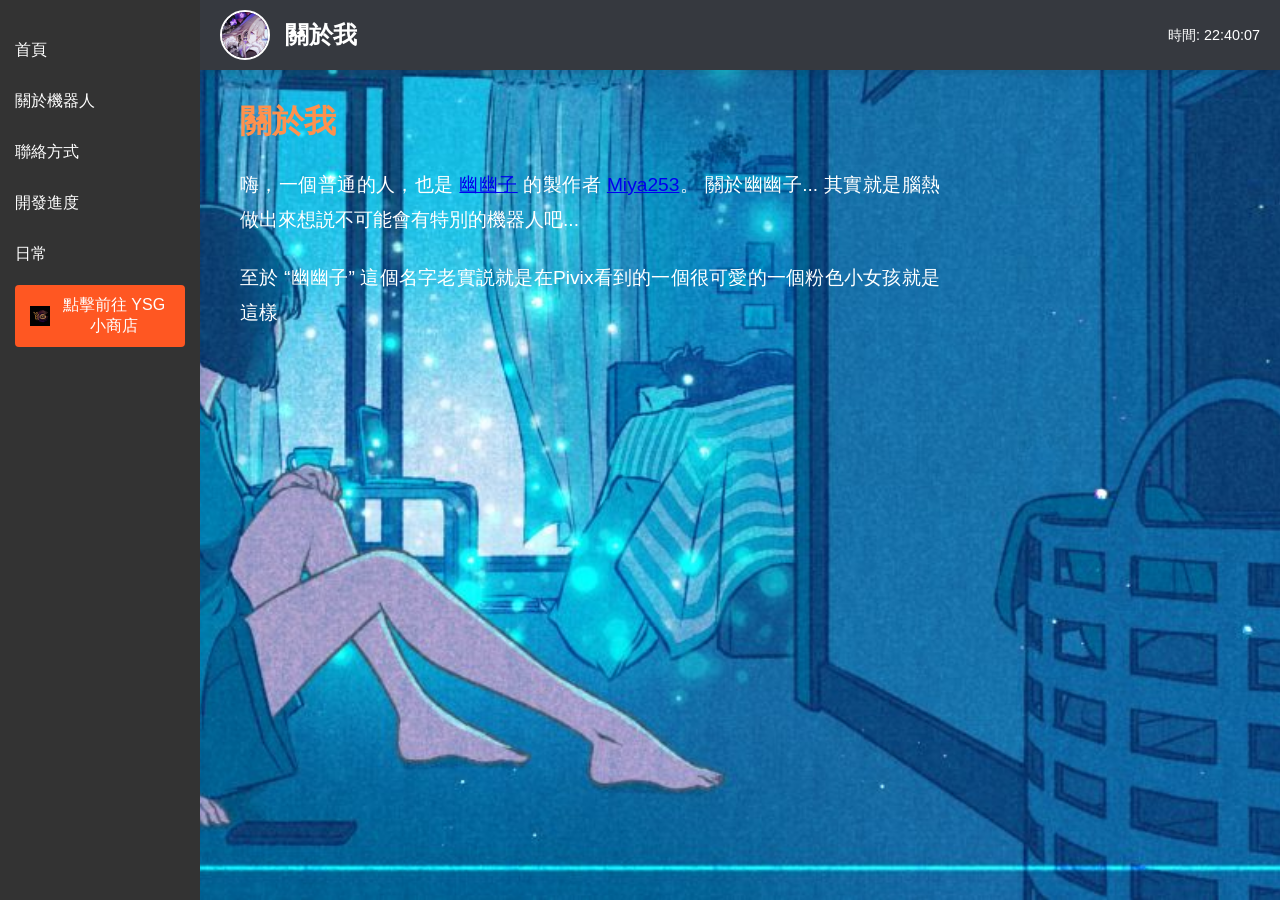
<file: index.html>
<!DOCTYPE html>
<html lang="zh">
<head>
    <meta charset="UTF-8">
    <meta name="viewport" content="width=device-width, initial-scale=1.0">
    <title>ShirokoHub</title>
    <link rel="icon" type="image/png" href="images/favicon-96x96.png" sizes="96x96" />
    <link rel="icon" type="image/svg+xml" href="images/favicon.svg" />
    <link rel="shortcut icon" href="images/favicon.ico" />
    <link rel="apple-touch-icon" sizes="180x180" href="images/apple-touch-icon.png" />
    <link rel="manifest" href="images/site.webmanifest" />
    <link rel="stylesheet" href="styles.css">
</head>
<body>
    <header>
        <img src="images/usericon.png" alt="我的個人頭像" class="user-icon">
        <h1>關於我</h1>
        <div id="time-display">時間: <span id="current-time"></span></div>
    </header> 
    <nav>
        <ul>
            <li><a href="index.html">首頁</a></li>
            <li><a href="pages/about-bot.html">關於機器人</a></li>
            <li><a href="pages/contact.html">聯絡方式</a></li>
            <li><a href="pages/develop.html">開發進度</a></li>
            <li><a href="pages/daily.html">日常</a></li>
            <li>
                <button class="shop-button" onclick="window.location.href='https://shoplnk.me/YSGStore?_tab=0#tab-0'">
                    <img src="images/YSGicon.png" alt="YSG小商店" class="button-icon">
                    點擊前往 YSG 小商店
                </button>
            </li>
        </ul>
    </nav>    
    <main>
        <h2>關於我</h2>
        <p class="text-content">
            嗨，一個普通的人，也是 <a href="https://discord.com/oauth2/authorize?client_id=852046004550238258&permissions=15&scope=bot" target="_blank" rel="noopener">幽幽子</a> 的製作者 <a href="https://github.com/xuemeng1987" target="_blank" rel="noopener">Miya253</a>。
            關於幽幽子... 其實就是腦熱做出來想説不可能會有特別的機器人吧...
        </p>
        <p class="text-content">
            至於 “幽幽子” 這個名字老實説就是在Pivix看到的一個很可愛的一個粉色小女孩就是這樣
        </p>
    </main>
    <script>
        function updateTime() {
            const now = new Date();
            const hours = now.getHours().toString().padStart(2, '0');
            const minutes = now.getMinutes().toString().padStart(2, '0');
            const seconds = now.getSeconds().toString().padStart(2, '0');
            document.getElementById('current-time').textContent = `${hours}:${minutes}:${seconds}`;
        }
        setInterval(updateTime, 1000);
    </script>    
</body>
</html>
</file>
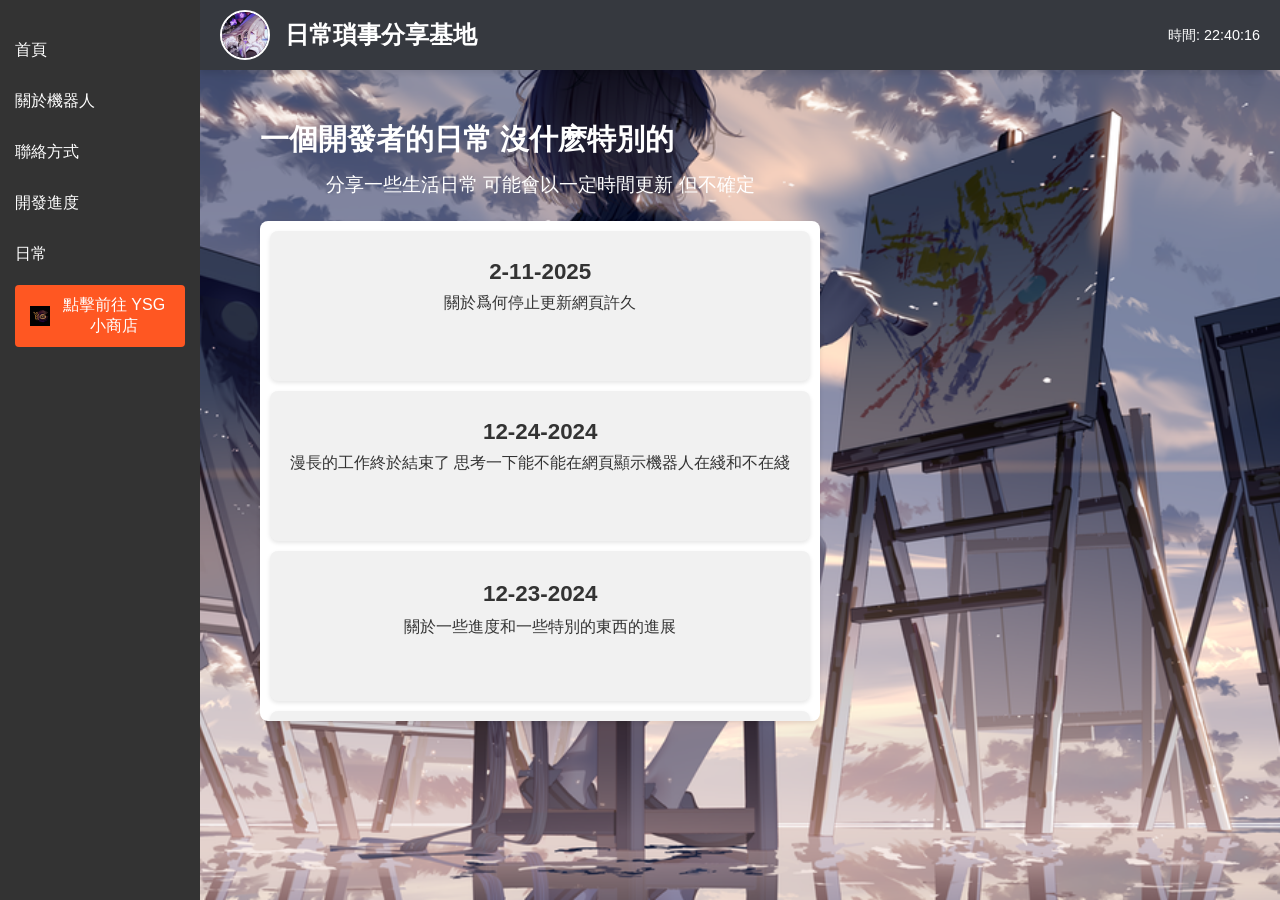
<file: pages/daily.html>
<!DOCTYPE html>
<html lang="zh">
<head>
    <meta charset="UTF-8">
    <meta name="viewport" content="width=device-width, initial-scale=1.0">
    <title>ShirokoHub - 日常</title>
    <link rel="icon" type="image/png" href="../images/favicon-96x96.png" sizes="96x96" />
    <link rel="icon" type="image/svg+xml" href="../images/favicon.svg" />
    <link rel="shortcut icon" href="../images/favicon.ico" />
    <link rel="apple-touch-icon" sizes="180x180" href="../images/apple-touch-icon.png" />
    <link rel="manifest" href="../images/site.webmanifest" />
    <link rel="stylesheet" href="daily1.css">
</head>
<body>
    <header>
        <img src="../images/usericon.png" alt="我的個人頭像" class="user-icon">
        <h1>日常瑣事分享基地</h1>
        <div id="time-display">時間: <span id="current-time"></span></div>
    </header> 
    <nav>
        <ul>
            <li><a href="../index.html">首頁</a></li>
            <li><a href="about-bot.html">關於機器人</a></li>
            <li><a href="contact.html">聯絡方式</a></li>
            <li><a href="develop.html">開發進度</a></li>
            <li><a href="daily.html">日常</a></li>
            <li>
                <button class="shop-button" onclick="window.location.href='https://shoplnk.me/YSGStore?_tab=0#tab-0'">
                    <img src="../images/YSGicon.png" alt="YSG小商店" class="button-icon">
                    點擊前往 YSG 小商店
                </button>
            </li>
        </ul>
    </nav>    
    <main>
        <h2>一個開發者的日常 沒什麽特別的</h2>
        <p class="text-content">
            分享一些生活日常 可能會以一定時間更新 但不確定
        </p>
        <section class="card-slider">
            <div class="slider-wrapper">
                <a href="page/2-11-2025.html" class="card">
                    <h6>2-11-2025</h6>
                    <p>關於爲何停止更新網頁許久</p>
                </a>
                <a href="page/12-24-2024.html" class="card">
                    <h5>12-24-2024</h5>
                    <p>漫長的工作終於結束了 思考一下能不能在網頁顯示機器人在綫和不在綫</p>
                </a>
                <a href="page/12-23-2024.html" class="card">
                    <h4>12-23-2024</h4>
                    <p>關於一些進度和一些特別的東西的進展</p>
                </a>
                <a href="page/12-16-2024.html" class="card">
                    <h3>12-16-2024</h3>
                    <p>discord機器人停止更新和服務</p>
                </a>
            </div>
        </section>
    </main>
    <script>
        document.addEventListener('DOMContentLoaded', () => {
            function updateTime() {
                const now = new Date();
                const hours = now.getHours().toString().padStart(2, '0');
                const minutes = now.getMinutes().toString().padStart(2, '0');
                const seconds = now.getSeconds().toString().padStart(2, '0');
                document.getElementById('current-time').textContent = `${hours}:${minutes}:${seconds}`;
            }
            setInterval(updateTime, 1000);
            updateTime();
        });

        document.addEventListener('DOMContentLoaded', () => {
            const slider = document.querySelector('.slider-wrapper');
            const container = document.querySelector('.card-slider');
            let currentIndex = 0;
        
            function getCardHeight() {
                const cardStyle = window.getComputedStyle(slider.children[0]);
                const cardHeight = slider.children[0]?.offsetHeight || 0;
                const cardMarginBottom = parseInt(cardStyle.marginBottom) || 0;
                return cardHeight + cardMarginBottom;
            }
        
            function updateSlider() {
                const cardHeight = getCardHeight();
                slider.style.transform = `translateY(-${currentIndex * cardHeight}px)`;
            }
        
            container.addEventListener('wheel', (event) => {
                event.preventDefault();
                const delta = Math.sign(event.deltaY);
                const maxIndex = Math.max(slider.children.length - Math.ceil(container.clientHeight / getCardHeight()), 0);
                if (delta > 0) {
                    currentIndex = Math.min(currentIndex + 1, maxIndex);
                } else {
                    currentIndex = Math.max(currentIndex - 1, 0);
                }
                updateSlider();
            });
        
            updateSlider();
        });
    </script>

</body>
</html>
</file>
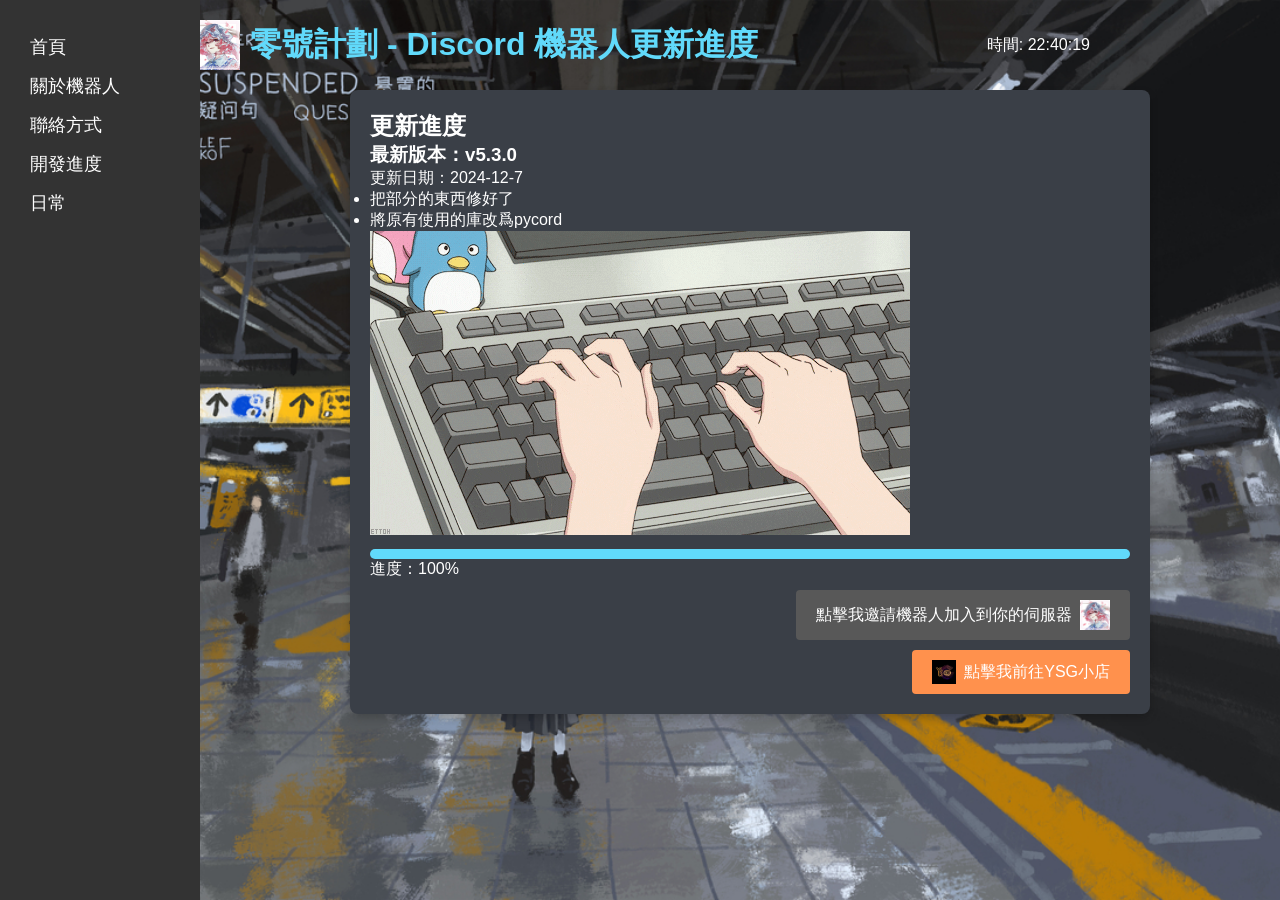
<file: pages/develop.html>
<!DOCTYPE html>
<html lang="zh">
<head>
    <meta charset="UTF-8">
    <meta name="viewport" content="width=device-width, initial-scale=1.0">
    <title>ShirokoHub - 機器人更新進度</title>
    <link rel="icon" type="image/png" href="../images/favicon-96x96.png" sizes="96x96" />
    <link rel="icon" type="image/svg+xml" href="../images/favicon.svg" />
    <link rel="shortcut icon" href="../images/favicon.ico" />
    <link rel="apple-touch-icon" sizes="180x180" href="../images/apple-touch-icon.png" />
    <link rel="manifest" href="../images/site.webmanifest" />
    <link rel="stylesheet" href="develop1.css">
</head>
<body>
    <header>
        <div class="header-container">
            <img src="../images/boticon.png" alt="機器人圖標" class="bot-icon">
            <h1>零號計劃 - Discord 機器人更新進度</h1>
            <div id="time-display">時間: <span id="current-time"></span></div>
        </div>
    </header>
    <nav>
        <ul>
            <li><a href="../index.html">首頁</a></li>
            <li><a href="about-bot.html">關於機器人</a></li>
            <li><a href="contact.html">聯絡方式</a></li>
            <li><a href="develop.html">開發進度</a></li>
            <li><a href="daily.html">日常</a></li>
        </ul>
    </nav>    
    <main>
        <section id="updates">
            <h2>更新進度</h2>
            <div id="latest-update">
                <h3>最新版本：v5.3.0</h3>
                <p>更新日期：2024-12-7</p>
                <ul>
                    <li>把部分的東西修好了</li>
                    <li>將原有使用的庫改爲pycord</li>
                </ul>
                <img src="../images/update-image.gif" alt="更新示例圖片" class="update-image">                
                <div class="progress-bar">
                    <div class="progress"></div>
                </div>
                <p>進度：100%</p>
            </div>
            <div class="button-container">
                <a href="https://discord.com/oauth2/authorize?client_id=852046004550238258&permissions=15&scope=bot" target="_blank" class="invite-button" rel="noopener">
                    點擊我邀請機器人加入到你的伺服器
                    <img src="../images/boticon.png" alt="邀請機器人">
                </a>
                <a href="https://shoplnk.me/YSGStore?_tab=0#tab-0" target="_blank" class="extra-button" rel="noopener">
                    <img src="../images/YSGicon.png" alt="前往YSG商店" class="button-icon">點擊我前往YSG小店
                </a>
            </div>
        </section>
    </main>
    <script>
        function updateTime() {
            const now = new Date();
            const hours = now.getHours().toString().padStart(2, '0');
            const minutes = now.getMinutes().toString().padStart(2, '0');
            const seconds = now.getSeconds().toString().padStart(2, '0');
            document.getElementById('current-time').textContent = `${hours}:${minutes}:${seconds}`;
        }
        setInterval(updateTime, 1000);
    </script>
</body>
</html>
</file>
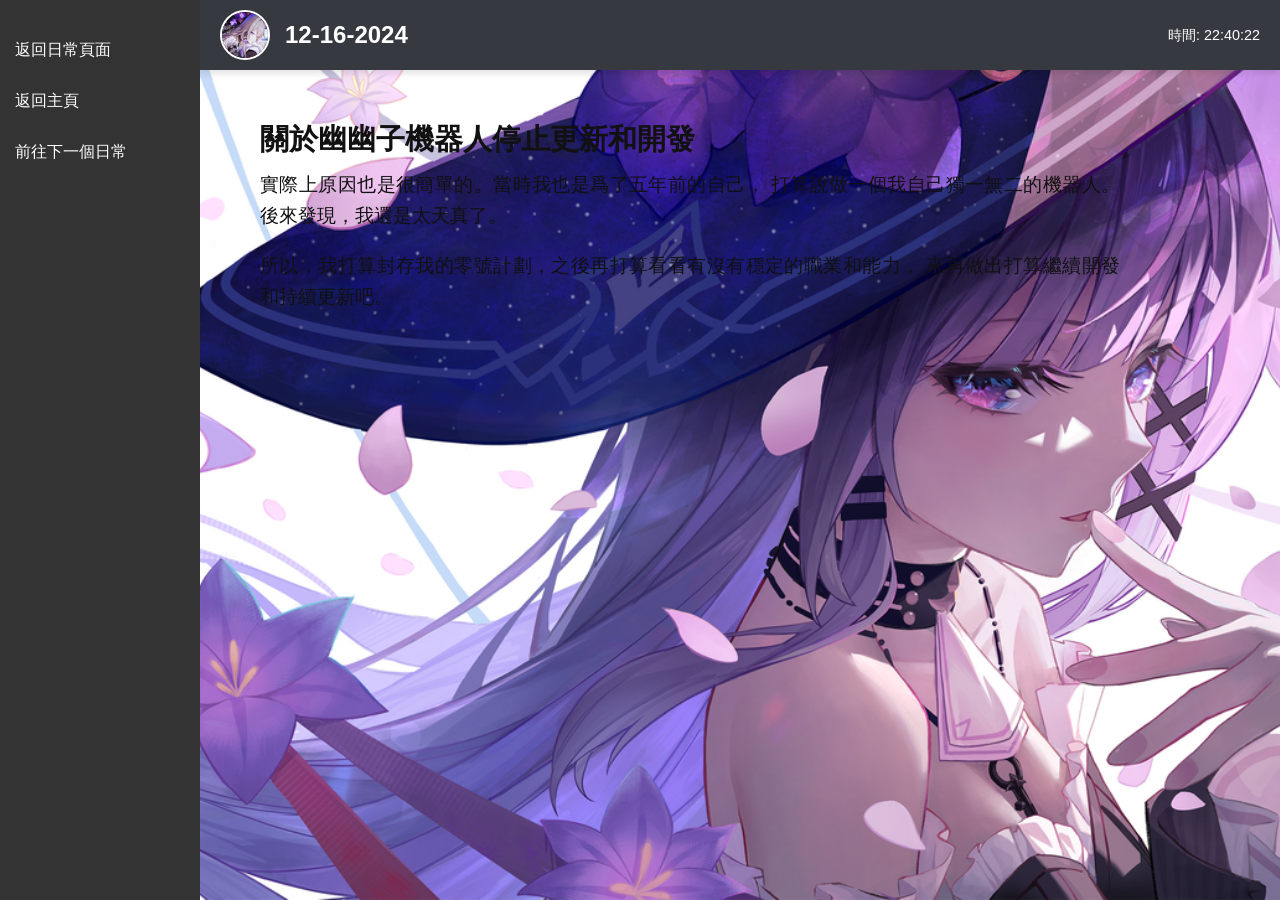
<file: pages/page/12-16-2024.html>
<!DOCTYPE html>
<html lang="zh">
<head>
    <meta charset="UTF-8">
    <meta name="viewport" content="width=device-width, initial-scale=1.0">
    <title>ShirokoHub</title>
    <link rel="icon" type="image/png" href="../../images/favicon-96x96.png" sizes="96x96" />
    <link rel="icon" type="image/svg+xml" href="../../images/favicon.svg" />
    <link rel="shortcut icon" href="../../images/favicon.ico" />
    <link rel="apple-touch-icon" sizes="180x180" href="../../images/apple-touch-icon.png" />
    <link rel="manifest" href="../../images/site.webmanifest" />
    <link rel="stylesheet" href="12-16-2024.css">
</head>
<body>
    <header>
        <img src="../../images/usericon.png" alt="我的個人頭像" class="user-icon">
        <h1>12-16-2024</h1>
        <div id="time-display">時間: <span id="current-time"></span></div>
    </header> 
    <nav>
        <ul>
            <li><a href="../daily.html">返回日常頁面</a></li>
            <li><a href="../../index.html">返回主頁</a></li>
            <li><a href="12-23-2024.html">前往下一個日常</a></li>
        </ul>
    </nav>
    <main>
        <section>
            <h2>關於幽幽子機器人停止更新和開發</h2>
            <p>
                實際上原因也是很簡單的。當時我也是爲了五年前的自己，
                打算說做一個我自己獨一無二的機器人。後來發現，我還是太天真了。
            </p>
            <p>
                所以，我打算封存我的零號計劃，之後再打算看看有沒有穩定的職業和能力，
                來再做出打算繼續開發和持續更新吧。
            </p>
        </section>
    </main>
    <script>
        function updateTime() {
            const now = new Date();
            const hours = now.getHours().toString().padStart(2, '0');
            const minutes = now.getMinutes().toString().padStart(2, '0');
            const seconds = now.getSeconds().toString().padStart(2, '0');
            document.getElementById('current-time').textContent = `${hours}:${minutes}:${seconds}`;
        }
        setInterval(updateTime, 1000);
    </script>    

</body>
</html>
</file>
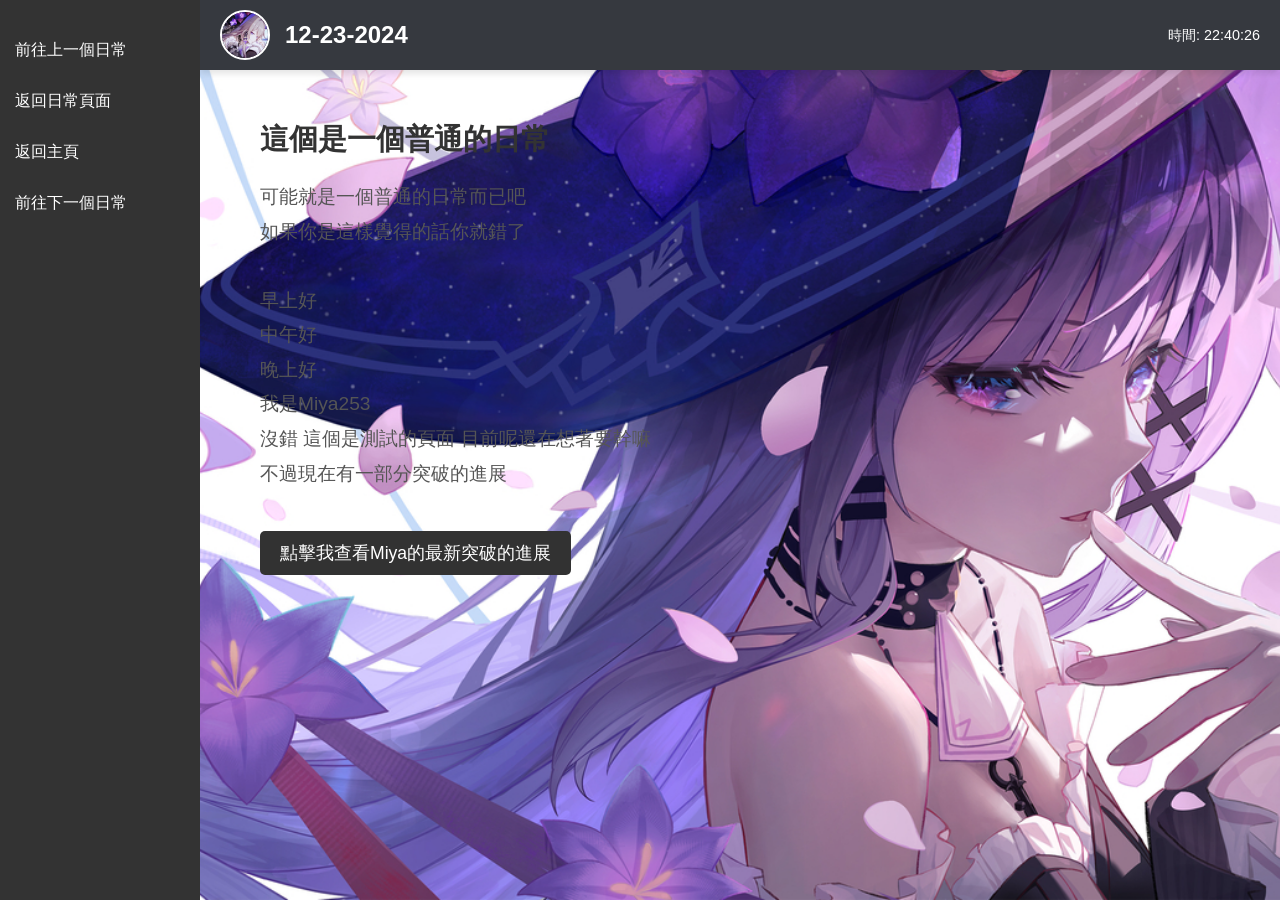
<file: pages/page/12-23-2024.html>
<!DOCTYPE html>
<html lang="zh">
<head>
    <meta charset="UTF-8">
    <meta name="viewport" content="width=device-width, initial-scale=1.0">
    <title>ShirokoHub</title>
    <link rel="icon" type="image/png" href="../../images/favicon-96x96.png" sizes="96x96" />
    <link rel="icon" type="image/svg+xml" href="../../images/favicon.svg" />
    <link rel="shortcut icon" href="../../images/favicon.ico" />
    <link rel="apple-touch-icon" sizes="180x180" href="../../images/apple-touch-icon.png" />
    <link rel="manifest" href="../../images/site.webmanifest" />
    <link rel="stylesheet" href="12-23-2024.css">
</head>
<body>
    <header>
        <img src="../../images/usericon.png" alt="我的個人頭像" class="user-icon">
        <h1>12-23-2024</h1>
        <div id="time-display">時間: <span id="current-time"></span></div>
    </header>
    <nav>
        <ul>  
            <li><a href="12-16-2024.html">前往上一個日常</a></li>
            <li><a href="../daily.html">返回日常頁面</a></li>
            <li><a href="../../index.html">返回主頁</a></li>
            <li><a href="12-24-2024.html">前往下一個日常</a></li>
        </ul>
    </nav>
    <main> 
        <section> 
            <h2>
                這個是一個普通的日常
            </h2> 
        <p> 
            可能就是一個普通的日常而已吧
            <br> 如果你是這樣覺得的話你就錯了
            <br>
            <br>早上好
            <br>中午好
            <br>晚上好
            <br>我是Miya253
            <br>沒錯 這個是測試的頁面 目前呢還在想著要幹嘛 
            <br>不過現在有一部分突破的進展
        </p> 
        <button class="fake-button" onclick="rickroll()"> 
            點擊我查看Miya的最新突破的進展 
        </button>
        </section>
    </main>
    <script>
        function updateTime() {
            const now = new Date();
            const hours = now.getHours().toString().padStart(2, '0');
            const minutes = now.getMinutes().toString().padStart(2, '0');
            const seconds = now.getSeconds().toString().padStart(2, '0');
            document.getElementById('current-time').textContent = `${hours}:${minutes}:${seconds}`;
        }
        
        setInterval(updateTime, 1000);

        function rickroll() {
            alert("你在等等呀~ 先別急嘛");
            setTimeout(() => {
                window.open("https://www.youtube.com/watch?v=dQw4w9WgXcQ", "_blank");
            }, 2000);
        }

    </script>
</body>
</html>
</file>
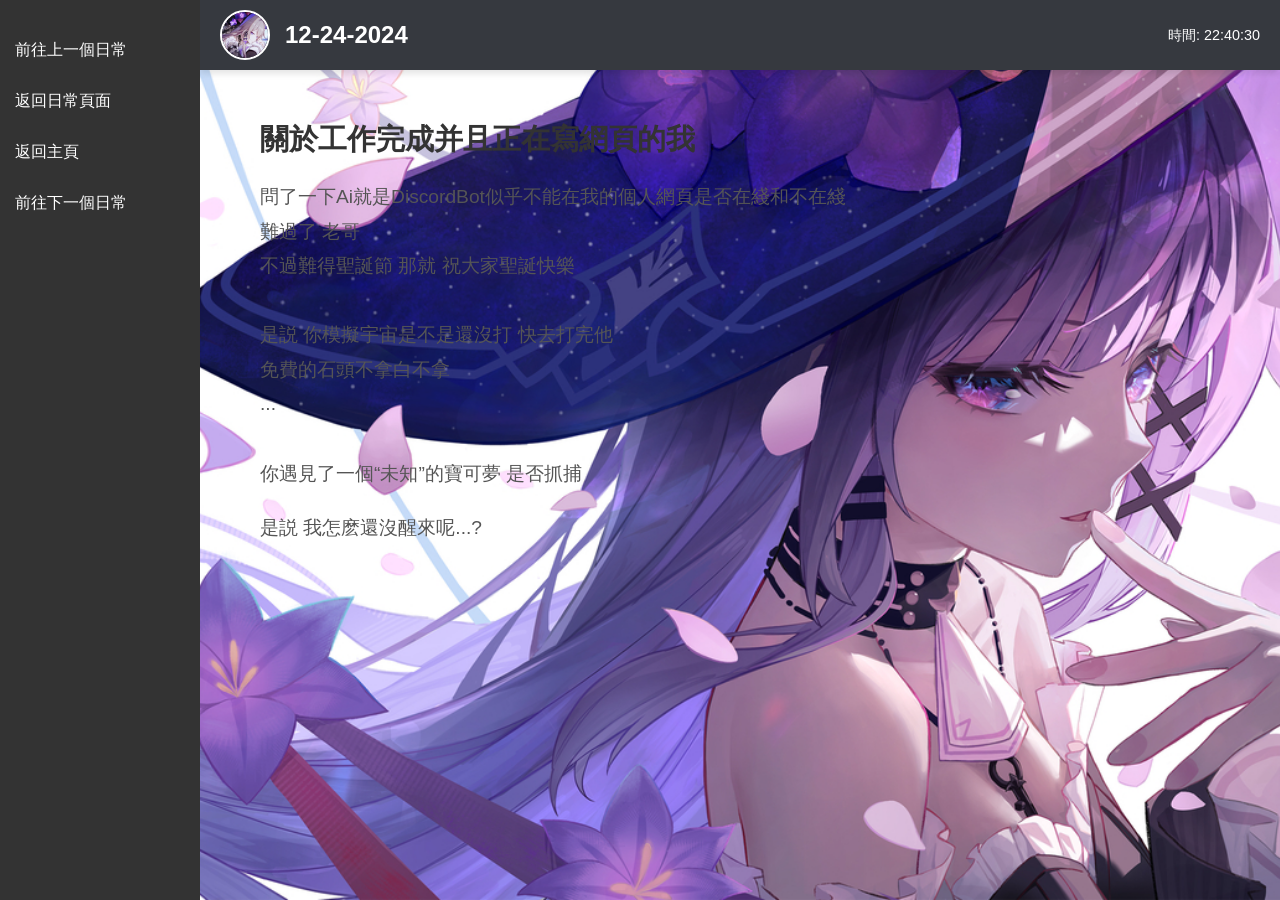
<file: pages/page/12-24-2024.html>
<!DOCTYPE html>
<html lang="zh">
<head>
    <meta charset="UTF-8">
    <meta name="viewport" content="width=device-width, initial-scale=1.0">
    <title>ShirokoHub</title>
    <link rel="icon" type="image/png" href="../../images/favicon-96x96.png" sizes="96x96" />
    <link rel="icon" type="image/svg+xml" href="../../images/favicon.svg" />
    <link rel="shortcut icon" href="../../images/favicon.ico" />
    <link rel="apple-touch-icon" sizes="180x180" href="../../images/apple-touch-icon.png" />
    <link rel="manifest" href="../../images/site.webmanifest" />
    <link rel="stylesheet" href="12-24-2024.css">
</head>
<body>
    <header>
        <img src="../../images/usericon.png" alt="我的個人頭像" class="user-icon">
        <h1>12-24-2024</h1>
        <div id="time-display">時間: <span id="current-time"></span></div>
    </header>
    <nav>
        <ul>  
            <li><a href="12-23-2024.html">前往上一個日常</a></li>
            <li><a href="../daily.html">返回日常頁面</a></li>
            <li><a href="../../index.html">返回主頁</a></li>
            <li><a href="2-11-2025.html">前往下一個日常</a></li>
        </ul>
    </nav>
    <main> 
        <section> 
            <h2>
                關於工作完成并且正在寫網頁的我
            </h2> 
        <p> 
            問了一下Ai就是DiscordBot似乎不能在我的個人網頁是否在綫和不在綫
            <br>難過了 老哥
            <br>不過難得聖誕節 那就 祝大家聖誕快樂
            <br>
            <br>是説 你模擬宇宙是不是還沒打 快去打完他
            <br>免費的石頭不拿白不拿
            <br>...
            <br>
            <br> 你遇見了一個“未知”的寶可夢 是否抓捕
        </p>
        <p>
            是説 我怎麽還沒醒來呢...?
        </p>
        </section>
    </main>
    <script>
        function updateTime() {
            const now = new Date();
            const hours = now.getHours().toString().padStart(2, '0');
            const minutes = now.getMinutes().toString().padStart(2, '0');
            const seconds = now.getSeconds().toString().padStart(2, '0');
            document.getElementById('current-time').textContent = `${hours}:${minutes}:${seconds}`;
        }
        
        setInterval(updateTime, 1000);
    </script>
</body>
</html>
</file>
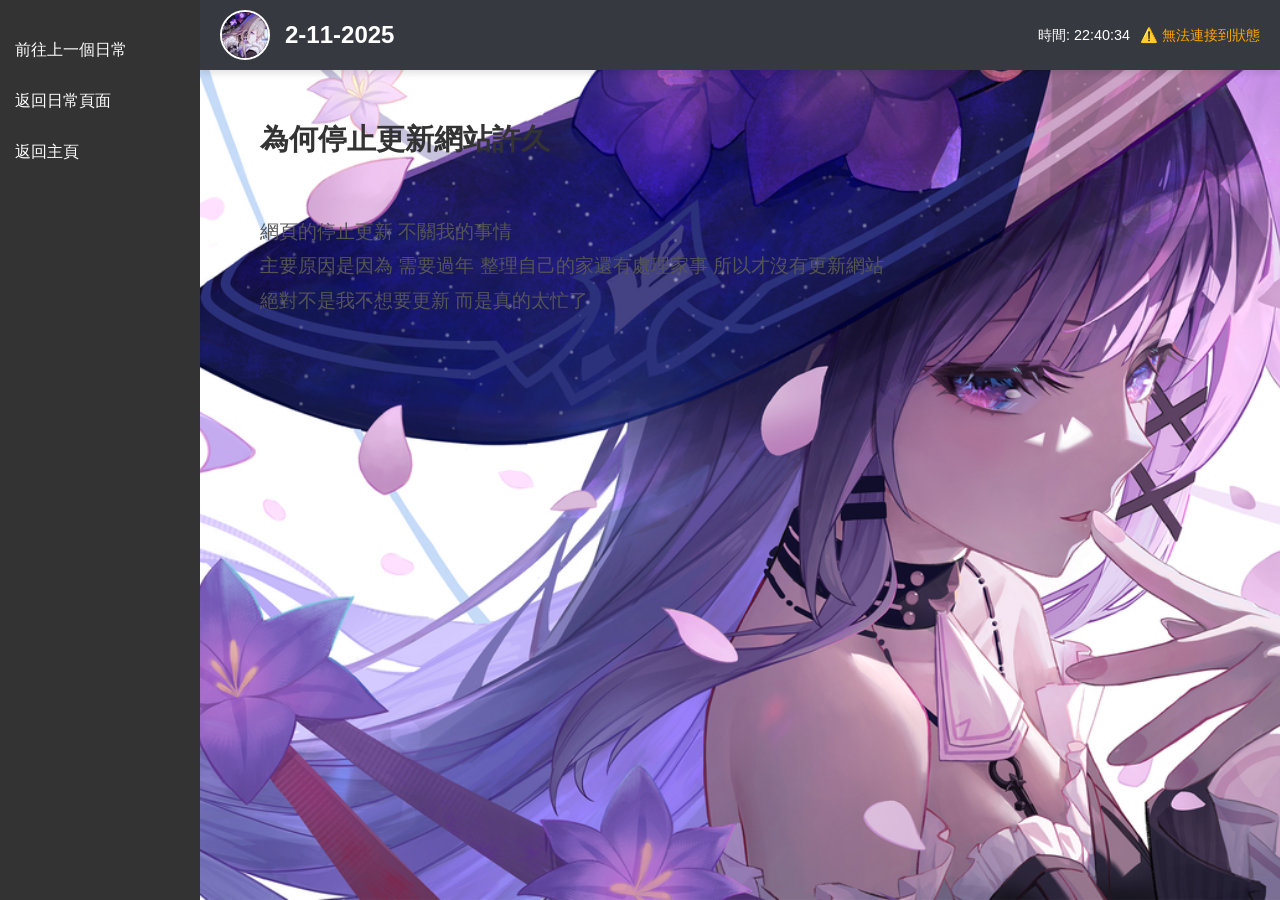
<file: pages/page/2-11-2025.html>
<!DOCTYPE html>
<html lang="zh">
<head>
    <meta charset="UTF-8">
    <meta name="viewport" content="width=device-width, initial-scale=1.0">
    <title>ShirokoHub - 2-11-2025</title>
    <link rel="icon" type="image/png" href="../../images/favicon-96x96.png" sizes="96x96" />
    <link rel="icon" type="image/svg+xml" href="../../images/favicon.svg" />
    <link rel="shortcut icon" href="../../images/favicon.ico" />
    <link rel="apple-touch-icon" sizes="180x180" href="../../images/apple-touch-icon.png" />
    <link rel="manifest" href="../../images/site.webmanifest" />
    <link rel="stylesheet" href="2-11-2025.css">
</head>
<body>
    <header>
        <img src="../../images/usericon.png" alt="我的個人頭像" class="user-icon">
        <h1>2-11-2025</h1>
        <div id="time-display">時間: <span id="current-time">載入中...</span></div>
        <div id="bot-status">載入中...</div>
    </header>
    <nav>
        <ul>
            <li><a href="12-24-2024.html">前往上一個日常</a></li>
            <li><a href="../daily.html">返回日常頁面</a></li>
            <li><a href="../../index.html">返回主頁</a></li>
        </ul>
    </nav>
    <main>
        <section>     
            <h2>為何停止更新網站許久</h2>
            <p>
                <br>網頁的停止更新 不關我的事情
                <br>主要原因是因為 需要過年 整理自己的家還有處理家事 所以才沒有更新網站
                <br>絕對不是我不想要更新 而是真的太忙了
            </p>
        </section>
    </main>
    <script>
        function updateTime() {
            const now = new Date();
            const hours = now.getHours().toString().padStart(2, '0');
            const minutes = now.getMinutes().toString().padStart(2, '0');
            const seconds = now.getSeconds().toString().padStart(2, '0');
            document.getElementById('current-time').textContent = `${hours}:${minutes}:${seconds}`;
        }

        function updateBotStatus() {
            fetch("https://bot-status-production.up.railway.app/status")
                .then(response => {
                    if (!response.ok) throw new Error("API 無法訪問");
                    return response.json();
                })
                .then(data => {
                    const statusElement = document.getElementById("bot-status");
                    if (data.bot_online) {
                        statusElement.innerHTML = `🟢 在線 - 服務 ${data.server_count} 群組 (${data.ping}ms)`;
                        statusElement.className = "online";
                    } else {
                        statusElement.innerHTML = "🔴 離線";
                        statusElement.className = "offline";
                    }
                })
                .catch(error => {
                    console.error("狀態更新失敗:", error);
                    const statusElement = document.getElementById("bot-status");
                    statusElement.innerHTML = "⚠️ 無法連接到狀態";
                    statusElement.className = "error";
                });
        }

        updateTime();
        updateBotStatus();
        setInterval(updateTime, 1000);
        setInterval(updateBotStatus, 10000);
    </script>
</body>
</html>
</file>
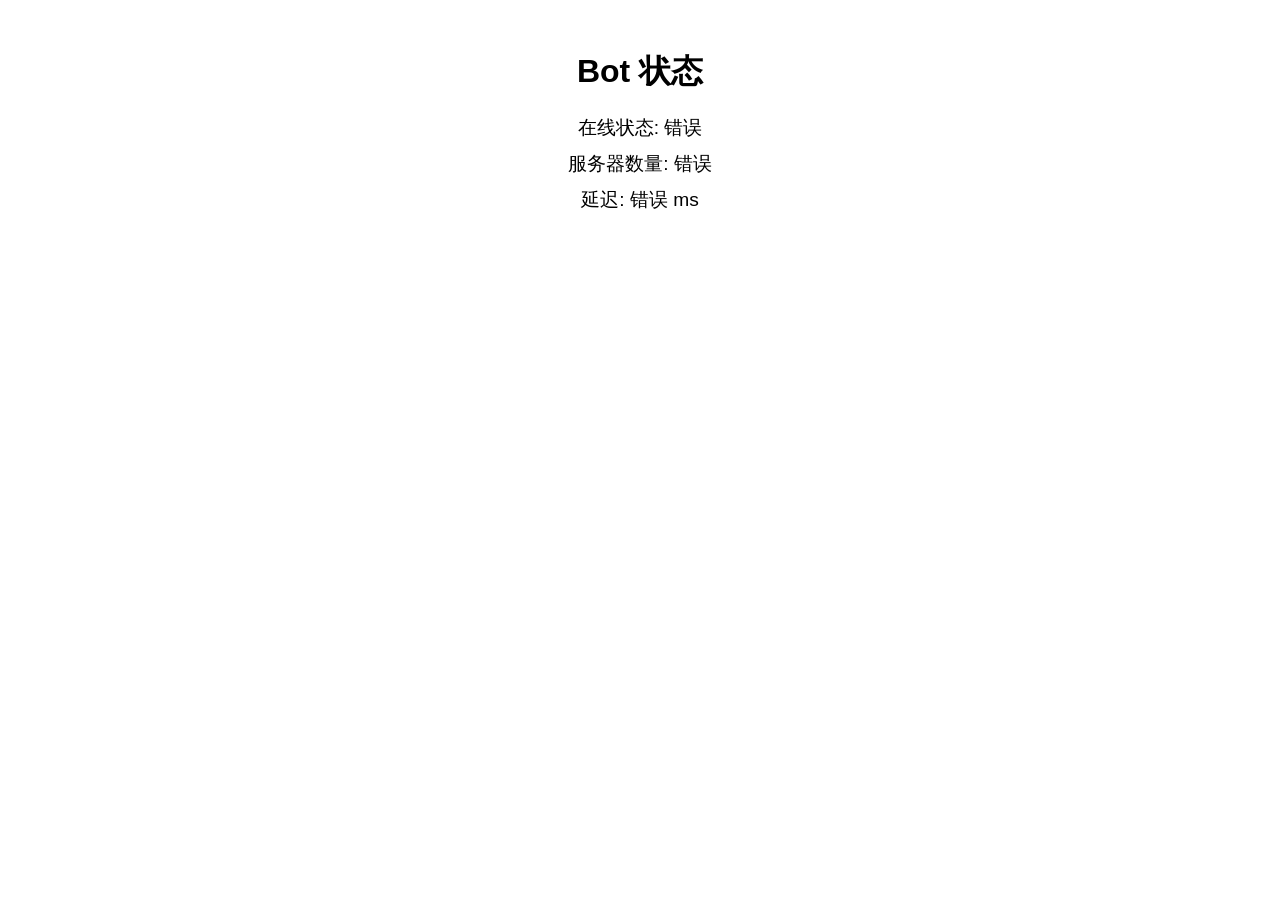
<file: pages/page/test.html>
<!DOCTYPE html>
<html lang="zh-CN">
<head>
    <meta charset="UTF-8">
    <meta name="viewport" content="width=device-width, initial-scale=1.0">
    <title>Bot 状态</title>
    <style>
        body {
            font-family: Arial, sans-serif;
            text-align: center;
            margin-top: 50px;
        }
        .status {
            font-size: 1.2em;
            margin: 10px;
        }
        .online { color: green; }
        .offline { color: red; }
    </style>
</head>
<body>
    <h1>Bot 状态</h1>
    <div class="status">在线状态: <span id="online">加载中...</span></div>
    <div class="status">服务器数量: <span id="servers">加载中...</span></div>
    <div class="status">延迟: <span id="ping">加载中...</span> ms</div>

    <script>
        function fetchStatus() {
            fetch("https://bot-status-production.up.railway.app/status")
                .then(response => response.json())
                .then(data => {
                    const onlineEl = document.getElementById("online");
                    onlineEl.innerText = data.bot_online ? "在线" : "离线";
                    onlineEl.className = data.bot_online ? "online" : "offline";
                    document.getElementById("servers").innerText = data.server_count;
                    document.getElementById("ping").innerText = data.ping;
                })
                .catch(error => {
                    console.error("获取状态失败:", error);
                    document.getElementById("online").innerText = "错误";
                    document.getElementById("servers").innerText = "错误";
                    document.getElementById("ping").innerText = "错误";
                });
        }

        // 每 5 秒刷新一次
        setInterval(fetchStatus, 5000);
        fetchStatus(); // 页面加载时立即获取
    </script>
</file>
<file: styles.css>
* {
    margin: 0;
    padding: 0;
    box-sizing: border-box;
}

body {
    font-family: Arial, sans-serif;
    background-image: url('images/index-background.jpg');
    background-size: cover;
    background-position: center;
    background-attachment: fixed;
    color: #ffffff;
    display: flex;
    flex-direction: column;
}

header {
    display: flex;
    align-items: center;
    justify-content: space-between;
    padding: 10px 20px;
    background-color: #36393f;
    color: white;
    box-shadow: 0 4px 6px rgba(0, 0, 0, 0.1);
    position: fixed;
    top: 0;
    left: 200px;
    width: calc(100% - 200px);
    z-index: 1000;
    white-space: nowrap;
}

.user-icon {
    width: 50px;
    height: 50px;
    border-radius: 50%;
    border: 2px solid white;
    margin-right: 15px;
}

header h1 {
    margin: 0;
    font-size: 1.5em;
    flex-shrink: 0;
}

#time-display {
    font-size: 0.9em;
    margin-left: auto;
    padding-left: 10px;
    min-width: unset;
    max-width: 150px;
    text-align: right;
    overflow: hidden;
    white-space: nowrap;
    text-overflow: ellipsis;
}

nav {
    background-color: #333;
    color: white;
    width: 200px;
    height: 100vh;
    position: fixed;
    top: 0;
    left: 0;
    display: flex;
    flex-direction: column;
    padding-top: 20px;
    z-index: 1000;
}

nav ul {
    list-style: none;
    margin: 0;
    padding: 0;
}

nav ul li {
    margin: 10px 0;
}

nav ul li a {
    color: white;
    text-decoration: none;
    font-size: 1em;
    padding: 10px 15px;
    display: block;
    border-radius: 4px;
}

nav ul li a:hover {
    background-color: #575757;
}

.shop-button {
    background-color: #ff5722;
    color: white;
    border: none;
    padding: 10px 15px;
    font-size: 1em;
    border-radius: 4px;
    display: flex;
    align-items: center;
    gap: 8px;
    cursor: pointer;
    margin: 10px 15px;
}

.shop-button:hover {
    background-color: #e64a19;
}

.button-icon {
    width: 20px;
    height: 20px;
}

main {
    padding: 100px 20px 20px;
    max-width: 900px;
    margin: 0 auto;
    margin-left: 220px;
    flex: 1;
}

main h2 {
    font-size: 2rem;
    margin-bottom: 1rem;
    color: #ff914d;
}

.text-content {
    font-size: 1.2rem;
    margin-top: 1.5rem;
    line-height: 1.8;
    max-width: 700px;
    text-align: justify;
}
</file>
<file: pages/daily1.css>
* {
    margin: 0;
    padding: 0;
    box-sizing: border-box;
}

body {
    font-family: Arial, sans-serif;
    background-image: url('../images/daily-background.jpg');
    background-size: cover;
    background-position: center;
    background-attachment: fixed;
    color: #ffffff;
    display: flex;
    flex-direction: column;
    align-items: center;
    padding: 20px;
}

header {
    display: flex;
    align-items: center;
    justify-content: space-between;
    padding: 10px 20px;
    background-color: #36393f;
    color: white;
    box-shadow: 0 4px 6px rgba(0, 0, 0, 0.1);
    position: fixed;
    top: 0;
    left: 200px;
    width: calc(100% - 200px);
    z-index: 1000;
    white-space: nowrap;
}

header .user-icon {
    width: 50px;
    height: 50px;
    border-radius: 50%;
    border: 2px solid white;
    margin-right: 15px;
}

header h1 {
    margin: 0;
    font-size: 1.5em;
    flex-shrink: 0;
}

header #time-display {
    font-size: 0.9em;
    margin-left: auto;
    padding-left: 10px;
    min-width: unset;
    max-width: 150px;
    text-align: right;
    overflow: hidden;
    white-space: nowrap;
    text-overflow: ellipsis;
}

nav {
    background-color: #333;
    color: white;
    width: 200px;
    height: 100vh;
    position: fixed;
    top: 0;
    left: 0;
    display: flex;
    flex-direction: column;
    padding-top: 20px;
    z-index: 1000;
}

nav ul {
    list-style: none;
    margin: 0;
    padding: 0;
}

nav ul li {
    margin: 10px 0;
}

nav ul li a {
    color: white;
    text-decoration: none;
    font-size: 1em;
    padding: 10px 15px;
    display: block;
    border-radius: 4px;
}

nav ul li a:hover {
    background-color: #575757;
}

.shop-button {
    background-color: #ff5722;
    color: white;
    border: none;
    padding: 10px 15px;
    font-size: 1em;
    border-radius: 4px;
    display: flex;
    align-items: center;
    gap: 8px;
    cursor: pointer;
    margin: 10px 15px;
}

.shop-button:hover {
    background-color: #e64a19;
}

.button-icon {
    width: 20px;
    height: 20px;
}

main {
    padding: 100px 20px 20px;
    max-width: 900px;
    margin: 0 auto;
    margin-left: 220px;
    flex: 1;
}

main h2 {
    font-size: 1.8em;
    margin-bottom: 10px;
    text-align: left;
}

main .text-content {
    font-size: 1.2em;
    margin-bottom: 20px;
    line-height: 1.6;
    text-align: center;
}

.card-slider {
    position: relative;
    overflow: auto;
    margin: 20px 0;
    background-color: white;
    box-shadow: 0 2px 4px rgba(0, 0, 0, 0.1);
    border-radius: 8px;
    max-height: 500px;
}

.slider-wrapper {
    display: flex;
    flex-direction: column;
    gap: 10px;
    padding: 10px;
}

.card {
    min-width: 100%;
    min-height: 150px;
    padding: 20px;
    background-color: #f1f1f1;
    border-radius: 8px;
    box-shadow: 0 2px 4px rgba(0, 0, 0, 0.1);
    text-decoration: none;
    color: #333;
    display: flex;
    flex-direction: column;
    align-items: center;
}

.card:hover {
    background-color: #e0f7fa;
    box-shadow: 0 4px 8px rgba(0, 0, 0, 0.2);
}

.card h3 {
    margin: 12px 0;
    font-size: 1.4em;
    color: #333;
}

.card h4 {
    margin: 10px 0;
    font-size: 1.4em;
    color: #333;
}

.card h5 {
    margin: 8px 0;
    font-size: 1.4em;
    color: #333;
}

.card h6 {
    margin: 8px 0;
    font-size: 1.4em;
    color: #333;
}

.prev-btn, .next-btn {
    display: none;
}
</file>
<file: pages/develop1.css>
* {
    margin: 0;
    padding: 0;
    box-sizing: border-box;
}

body {
    font-family: Arial, sans-serif;
    background-image: url('../images/background.jpg');
    background-size: cover;
    background-position: center;
    background-attachment: fixed;
    color: #ffffff;
    display: flex;
    flex-direction: column;
    align-items: center;
    padding: 20px;
}

header {
    width: 100%;
    display: flex;
    justify-content: center;
    margin-bottom: 20px;
}

.header-container {
    display: flex;
    align-items: center;
    width: 100%;
    max-width: 900px;
}

.bot-icon {
    width: 50px;
    height: 50px;
    margin-right: 10px;
}

h1 {
    font-size: 2em;
    color: #61dafb;
    flex-grow: 1;
}

#time-display {
    margin-left: auto;
    font-size: 1rem;
    color: #ffffff;
    margin-left: 20px;
}

nav {
    position: fixed;
    top: 0;
    left: 0;
    width: 200px;
    height: 100%;
    background-color: #333;
    padding: 20px;
}

nav ul {
    list-style: none;
    padding: 0;
}

nav ul li {
    margin: 15px 0;
}

nav a {
    color: #fff;
    text-decoration: none;
    font-size: 1.1em;
    padding: 5px 10px;
}

nav a:hover {
    color: #87ceeb;
}

main {
    margin-left: 220px;
    width: calc(100% - 220px);
    max-width: 800px;
    background: #3a3f47;
    padding: 20px;
    border-radius: 8px;
    box-shadow: 0 4px 8px rgba(0, 0, 0, 0.2);
}

.progress-bar {
    background-color: #555;
    border-radius: 5px;
    overflow: hidden;
    margin-top: 10px;
    position: relative;
}

.progress {
    height: 10px;
    width: 100%;
    background-color: #61dafb;
    animation: rgbRunning 2s infinite linear;
}

.button-container {
    display: flex;
    flex-direction: column;
    align-items: flex-end;
}

button, .invite-button, .extra-button {
    padding: 10px 20px;
    font-size: 1em;
    color: #ffffff;
    background-color: #61dafb;
    border: none;
    border-radius: 4px;
    cursor: pointer;
    transition: background-color 0.3s;
    margin-top: 10px;
}

button:hover, .invite-button:hover, .extra-button:hover {
    background-color: #529dcc;
}

.extra-button {
    display: inline-flex;
    align-items: center;
    padding: 10px 20px;
    font-size: 1em;
    color: #ffffff;
    background-color: #ff914d;
    border: none;
    border-radius: 4px;
    cursor: pointer;
    transition: background-color 0.3s;
    margin-top: 10px;
    text-align: center;
    text-decoration: none;
}

.extra-button:hover {
    background-color: #e5773e;
}

.button-icon {
    width: 24px;
    height: 24px;
    margin-right: 8px;
    vertical-align: middle;
}

.invite-button {
    display: inline-flex;
    align-items: center;
    padding: 10px 20px;
    font-size: 1em;
    color: #ffffff;
    background-color: #585858;
    border: none;
    border-radius: 4px;
    cursor: pointer;
    transition: background-color 0.3s;
    margin-top: 10px;
    text-align: center;
    text-decoration: none;
}

.invite-button img {
    width: 30px;
    height: auto;
    margin-left: 8px;
}

.invite-button:hover {
    background-color: #4752c4;
}

#time-display {
    font-size: 1rem;
    margin-left: auto;
}

@media (max-width: 768px) {
    nav {
        width: 100%;
        height: auto;
        position: relative;
        padding: 10px;
    }
    main {
        margin-left: 0;
    }
}

@keyframes rgbRunning {
    0% {
        background-color: rgb(255, 0, 0);
    }
    33% {
        background-color: rgb(0, 255, 0);
    }
    66% {
        background-color: rgb(0, 0, 255);
    }
    100% {
        background-color: rgb(255, 0, 0);
    }
}
</file>
<file: pages/page/12-16-2024.css>
* {
    margin: 0;
    padding: 0;
    box-sizing: border-box;
}

body {
    font-family: Arial, sans-serif;
    background-image: url('../../images/page-background.jpg');
    background-size: cover;
    background-position: center;
    background-attachment: fixed;
    color: #111;
    display: flex;
    flex-direction: column;
    align-items: center;
    padding: 20px;
}

header {
    display: flex;
    align-items: center;
    justify-content: space-between;
    padding: 10px 20px;
    background-color: #36393f;
    color: white;
    box-shadow: 0 4px 6px rgba(0, 0, 0, 0.1);
    position: fixed;
    top: 0;
    left: 200px;
    width: calc(100% - 200px);
    z-index: 1000;
    white-space: nowrap;
}

header .user-icon {
    width: 50px;
    height: 50px;
    border-radius: 50%;
    border: 2px solid white;
    margin-right: 15px;
}

header h1 {
    margin: 0;
    font-size: 1.5em;
    flex-shrink: 0;
}

header #time-display {
    font-size: 0.9em;
    margin-left: auto;
    padding-left: 10px;
    max-width: 150px;
    text-align: right;
    overflow: hidden;
    white-space: nowrap;
    text-overflow: ellipsis;
}

nav {
    background-color: #333;
    color: white;
    width: 200px;
    height: 100vh;
    position: fixed;
    top: 0;
    left: 0;
    display: flex;
    flex-direction: column;
    padding-top: 20px;
    z-index: 1000;
}

nav ul {
    list-style: none;
    margin: 0;
    padding: 0;
}

nav ul li {
    margin: 10px 0;
}

nav ul li a {
    color: white;
    text-decoration: none;
    font-size: 1em;
    padding: 10px 15px;
    display: block;
    border-radius: 4px;
}

nav ul li a:hover {
    background-color: #575757;
}

main {
    padding: 100px 20px 20px;
    max-width: 900px;
    margin: 0 auto;
    margin-left: 220px;
    flex: 1;
}

main h2 {
    font-size: 1.8em;
    margin-bottom: 10px;
    text-align: left;
}

main p {
    font-size: 1.2em;
    margin-bottom: 20px;
    line-height: 1.6;
    text-align: justify;
}
</file>
<file: pages/page/12-23-2024.css>
* {
    margin: 0;
    padding: 0;
    box-sizing: border-box;
}

body {
    font-family: Arial, sans-serif;
    background-image: url('../../images/page-background.jpg');
    background-size: cover;
    background-position: center;
    background-attachment: fixed;
    color: #111;
    display: flex;
    flex-direction: column;
    align-items: center;
    padding: 20px;
}

header {
    display: flex;
    align-items: center;
    justify-content: space-between;
    padding: 10px 20px;
    background-color: #36393f;
    color: white;
    box-shadow: 0 4px 6px rgba(0, 0, 0, 0.1);
    position: fixed;
    top: 0;
    left: 200px;
    width: calc(100% - 200px);
    z-index: 1000;
    white-space: nowrap;
}

header .user-icon {
    width: 50px;
    height: 50px;
    border-radius: 50%;
    border: 2px solid white;
    margin-right: 15px;
}

header h1 {
    margin: 0;
    font-size: 1.5em;
    flex-shrink: 0;
}

header #time-display {
    font-size: 0.9em;
    margin-left: auto;
    padding-left: 10px;
    max-width: 150px;
    text-align: right;
    overflow: hidden;
    white-space: nowrap;
    text-overflow: ellipsis;
}

nav {
    background-color: #333;
    color: white;
    width: 200px;
    height: 100vh;
    position: fixed;
    top: 0;
    left: 0;
    display: flex;
    flex-direction: column;
    padding-top: 20px;
    z-index: 1000;
}

nav ul {
    list-style: none;
    margin: 0;
    padding: 0;
}

nav ul li {
    margin: 10px 0;
}

nav ul li a {
    color: white;
    text-decoration: none;
    font-size: 1em;
    padding: 10px 15px;
    display: block;
    border-radius: 4px;
}

nav ul li a:hover {
    background-color: #575757;
}

main {
    padding: 100px 20px 20px;
    max-width: 900px;
    margin: 0 auto;
    margin-left: 220px;
    flex: 1;
}

main h2 {
    font-size: 1.8em;
    margin-bottom: 10px;
    text-align: left;
}

main p {
    font-size: 1.2em;
    margin-bottom: 20px;
    line-height: 1.6;
    text-align: justify;
}


section h2 {
    font-size: 1.8rem;
    color: #333;
    margin-bottom: 20px;
}

section p {
    font-size: 1.2rem;
    color: #555;
    line-height: 1.8;
}

.fake-button {
    display: inline-block;
    background-color: #323232;
    color: white;
    padding: 10px 20px;
    font-size: 1.1rem;
    border: none;
    border-radius: 5px;
    cursor: pointer;
    transition: background-color 0.3s;
    margin-top: 20px;
}

.fake-button:hover {
    background-color: #626262;
}

.fake-button:focus {
    outline: none;
}

footer {
    margin-top: 30px;
    text-align: center;
    color: #888;
    font-size: 0.9rem;
}

footer a {
    color: #007BFF;
    text-decoration: none;
}

footer a:hover {
    text-decoration: underline;
}
</file>
<file: pages/page/12-24-2024.css>
* {
    margin: 0;
    padding: 0;
    box-sizing: border-box;
}

body {
    font-family: Arial, sans-serif;
    background-image: url('../../images/page-background.jpg');
    background-size: cover;
    background-position: center;
    background-attachment: fixed;
    color: #111;
    display: flex;
    flex-direction: column;
    align-items: center;
    padding: 20px;
}

header {
    display: flex;
    align-items: center;
    justify-content: space-between;
    padding: 10px 20px;
    background-color: #36393f;
    color: white;
    box-shadow: 0 4px 6px rgba(0, 0, 0, 0.1);
    position: fixed;
    top: 0;
    left: 200px;
    width: calc(100% - 200px);
    z-index: 1000;
    white-space: nowrap;
}

header .user-icon {
    width: 50px;
    height: 50px;
    border-radius: 50%;
    border: 2px solid white;
    margin-right: 15px;
}

header h1 {
    margin: 0;
    font-size: 1.5em;
    flex-shrink: 0;
}

header #time-display {
    font-size: 0.9em;
    margin-left: auto;
    padding-left: 10px;
    max-width: 150px;
    text-align: right;
    overflow: hidden;
    white-space: nowrap;
    text-overflow: ellipsis;
}

nav {
    background-color: #333;
    color: white;
    width: 200px;
    height: 100vh;
    position: fixed;
    top: 0;
    left: 0;
    display: flex;
    flex-direction: column;
    padding-top: 20px;
    z-index: 1000;
}

nav ul {
    list-style: none;
    margin: 0;
    padding: 0;
}

nav ul li {
    margin: 10px 0;
}

nav ul li a {
    color: white;
    text-decoration: none;
    font-size: 1em;
    padding: 10px 15px;
    display: block;
    border-radius: 4px;
}

nav ul li a:hover {
    background-color: #575757;
}

main {
    padding: 100px 20px 20px;
    max-width: 900px;
    margin: 0 auto;
    margin-left: 220px;
    flex: 1;
}

main h2 {
    font-size: 1.8em;
    margin-bottom: 10px;
    text-align: left;
}

main p {
    font-size: 1.2em;
    margin-bottom: 20px;
    line-height: 1.6;
    text-align: justify;
}


section h2 {
    font-size: 1.8rem;
    color: #333;
    margin-bottom: 20px;
}

section p {
    font-size: 1.2rem;
    color: #555;
    line-height: 1.8;
}
</file>
<file: pages/page/2-11-2025.css>
* {
    margin: 0;
    padding: 0;
    box-sizing: border-box;
}

body {
    font-family: Arial, sans-serif;
    background-image: url('../../images/page-background.jpg');
    background-size: cover;
    background-position: center;
    background-attachment: fixed;
    color: #111;
    display: flex;
    flex-direction: column;
    align-items: center;
    padding: 20px;
}

header {
    display: flex;
    align-items: center;
    justify-content: space-between;
    padding: 10px 20px;
    background-color: #36393f;
    color: white;
    box-shadow: 0 4px 6px rgba(0, 0, 0, 0.1);
    position: fixed;
    top: 0;
    left: 200px;
    width: calc(100% - 200px);
    z-index: 1000;
    white-space: nowrap;
}

header .user-icon {
    width: 50px;
    height: 50px;
    border-radius: 50%;
    border: 2px solid white;
    margin-right: 15px;
}

header h1 {
    margin: 0;
    font-size: 1.5em;
    flex-shrink: 0;
}

header #time-display {
    font-size: 0.9em;
    margin-left: auto;
    padding-left: 10px;
    max-width: 150px;
    text-align: right;
    overflow: hidden;
    white-space: nowrap;
    text-overflow: ellipsis;
}

header #bot-status {
    font-size: 0.9em;
    padding-left: 10px;
    max-width: 300px;
    text-align: right;
    overflow: hidden;
    white-space: nowrap;
    text-overflow: ellipsis;
}

nav {
    background-color: #333;
    color: white;
    width: 200px;
    height: 100vh;
    position: fixed;
    top: 0;
    left: 0;
    display: flex;
    flex-direction: column;
    padding-top: 20px;
    z-index: 1000;
}

nav ul {
    list-style: none;
    margin: 0;
    padding: 0;
}

nav ul li {
    margin: 10px 0;
}

nav ul li a {
    color: white;
    text-decoration: none;
    font-size: 1em;
    padding: 10px 15px;
    display: block;
    border-radius: 4px;
}

nav ul li a:hover {
    background-color: #575757;
}

main {
    padding: 100px 20px 20px;
    max-width: 900px;
    margin: 0 auto;
    margin-left: 220px;
    flex: 1;
}

main h2 {
    font-size: 1.8em;
    margin-bottom: 10px;
    text-align: left;
}

main p {
    font-size: 1.2em;
    margin-bottom: 20px;
    line-height: 1.6;
    text-align: justify;
}

section h2 {
    font-size: 1.8rem;
    color: #333;
    margin-bottom: 20px;
}

section p {
    font-size: 1.2rem;
    color: #555;
    line-height: 1.8;
}

.online { color: #00ff00; }
.offline { color: #ff0000; }
.error { color: #ffa500; }
</file>
